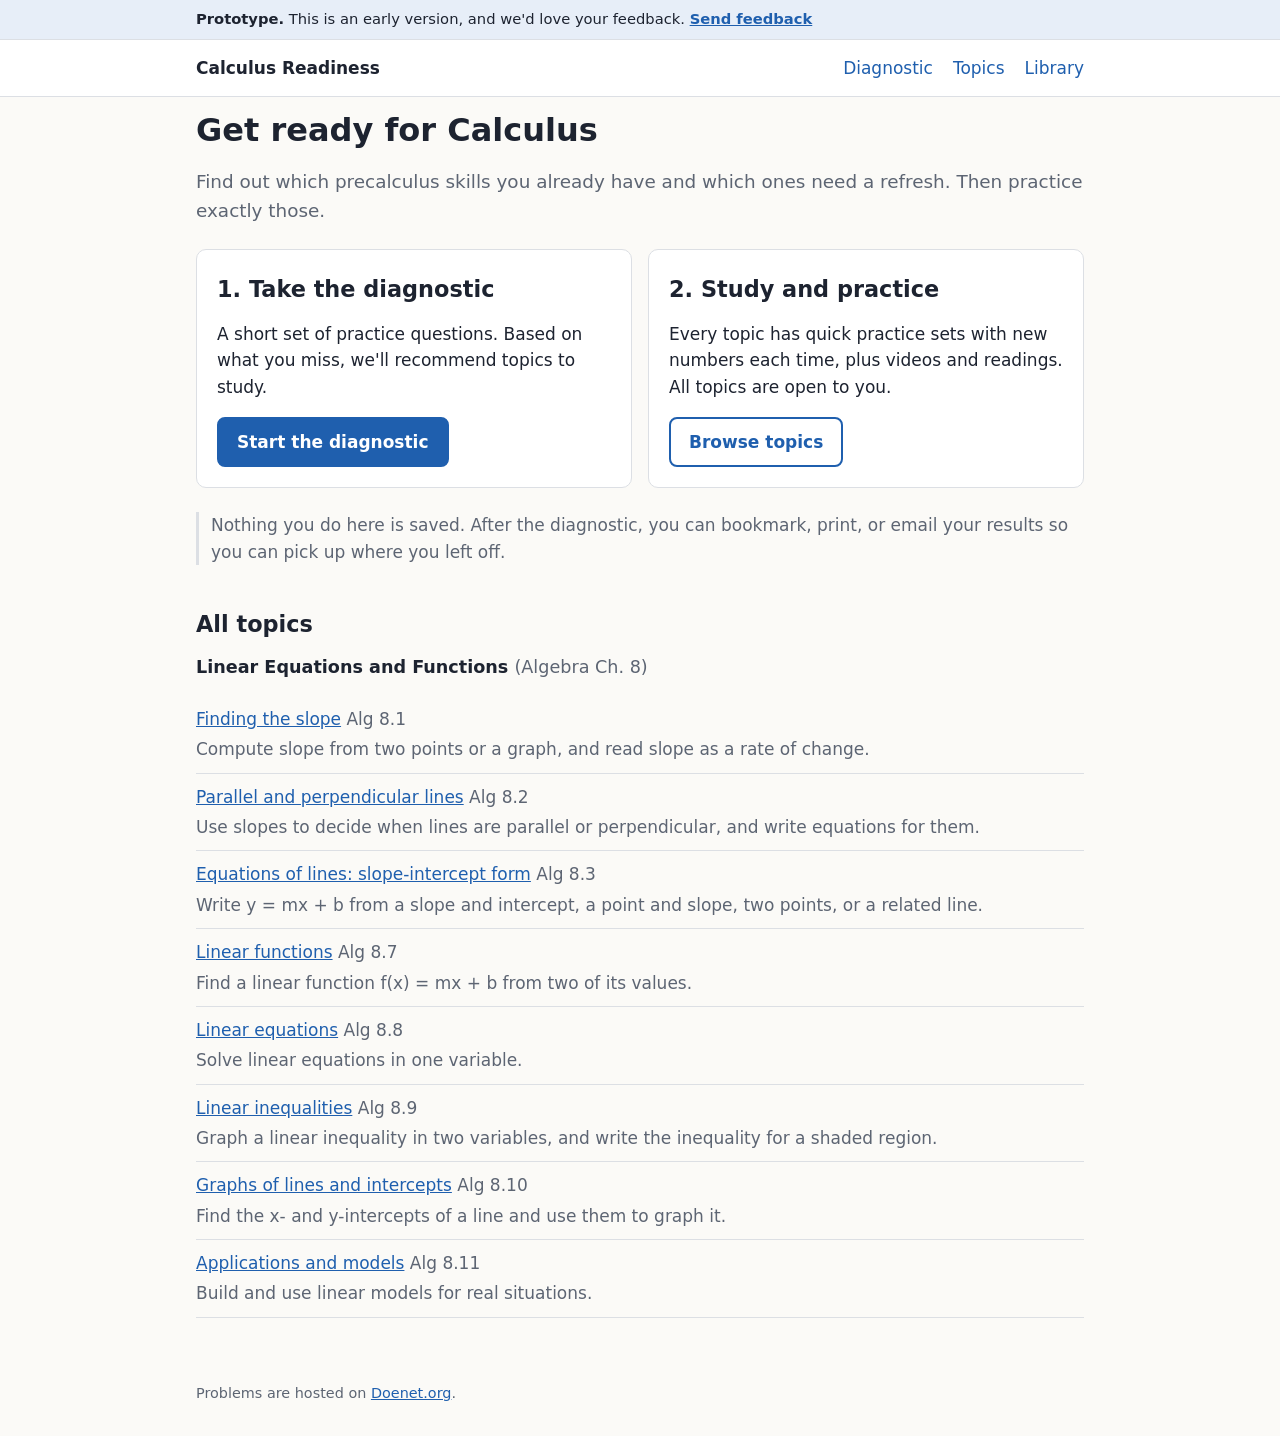
<file: index.html>
<!doctype html>
<html lang="en">
<head>
    <meta charset="utf-8" />
    <meta name="viewport" content="width=device-width, initial-scale=1" />
    <title>Calculus Readiness</title>
    <link rel="stylesheet" href="css/style.css" />
</head>
<body>
    <header class="site-header">
        <div class="container">
            <a class="brand" href="index.html">Calculus Readiness</a>
            <nav aria-label="Main">
                <a href="diagnostic.html">Diagnostic</a>
                <a href="index.html#topics">Topics</a>
                <a href="library.html">Library</a>
            </nav>
        </div>
    </header>

    <main class="container">
        <section class="hero">
            <h1>Get ready for Calculus</h1>
            <p class="lead">
                Find out which precalculus skills you already have and which
                ones need a refresh. Then practice exactly those.
            </p>
        </section>

        <section class="card-grid" aria-label="Get started">
            <div class="card">
                <h2>1. Take the diagnostic</h2>
                <p>
                    A short set of practice questions. Based on what you miss,
                    we'll recommend topics to study.
                </p>
                <a class="button" href="diagnostic.html">Start the diagnostic</a>
            </div>
            <div class="card">
                <h2>2. Study and practice</h2>
                <p>
                    Every topic has quick practice sets with new numbers each
                    time, plus videos and readings. All topics are open to you.
                </p>
                <a class="button secondary" href="#topics">Browse topics</a>
            </div>
        </section>

        <p class="note">
            Nothing you do here is saved. After the diagnostic, you can
            bookmark, print, or email your results so you can pick up where you
            left off.
        </p>

        <section id="topics" aria-labelledby="topics-heading">
            <h2 id="topics-heading">All topics</h2>
            <div id="topic-list"></div>
        </section>
    </main>

    <footer class="site-footer container">
        Problems are hosted on <a href="https://www.doenet.org">Doenet.org</a>.
    </footer>

    <script src="js/course-data.js"></script>
    <script src="js/common.js"></script>
    <script>
        const list = document.getElementById("topic-list");
        for (const unit of Course.units) {
            list.append(
                h("h3", {}, unit.title, " ", h("span", { class: "muted" }, `(${unit.source})`)),
                h(
                    "ul",
                    { class: "topic-list" },
                    unit.topics.map((topic) =>
                        h(
                            "li",
                            {},
                            h("a", { href: topicUrl(topic.id) }, topic.title),
                            h("span", { class: "muted" }, ` ${topic.section}`),
                            h("p", {}, topic.summary),
                        ),
                    ),
                ),
            );
        }
    </script>
</body>
</html>
</file>
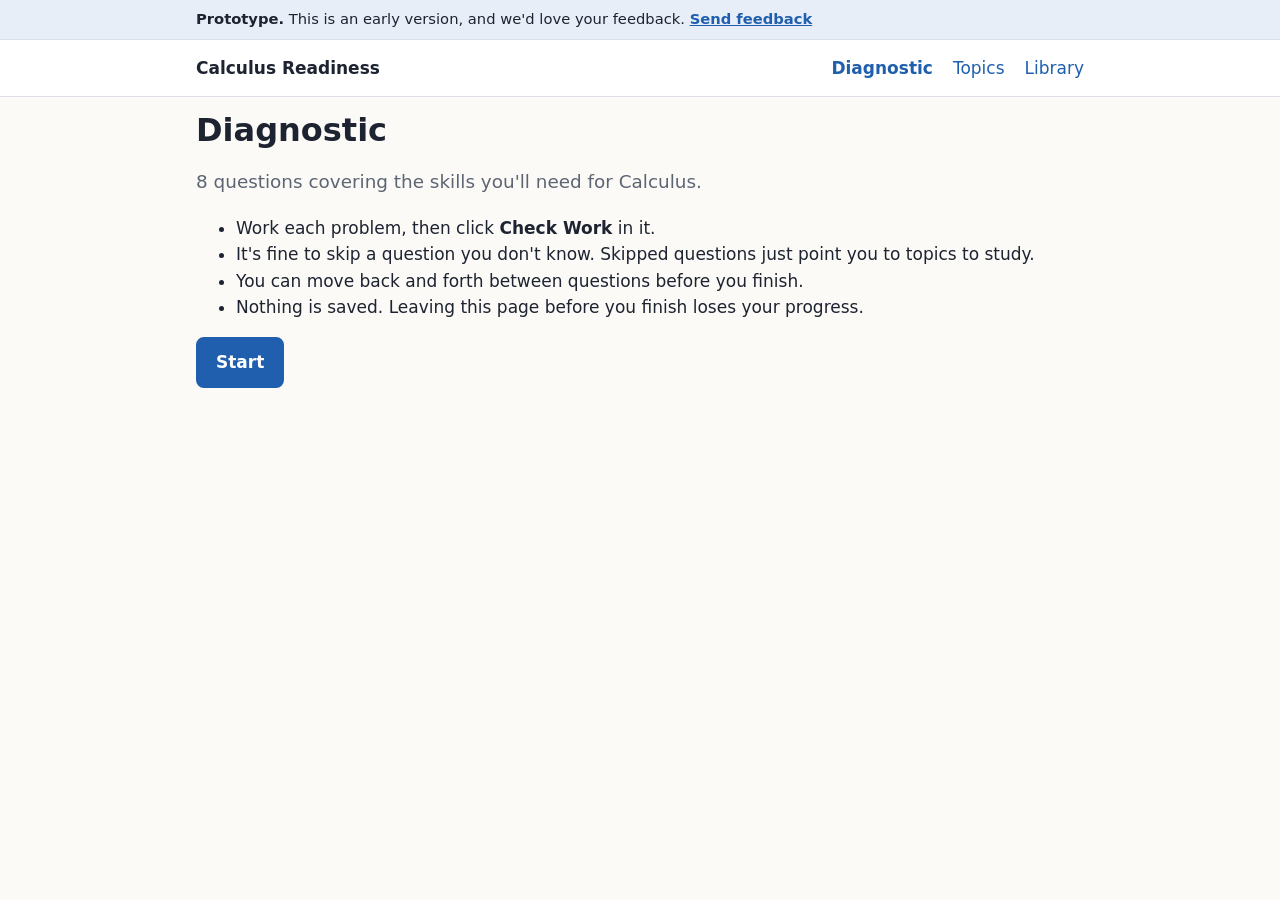
<file: diagnostic.html>
<!doctype html>
<html lang="en">
<head>
    <meta charset="utf-8" />
    <meta name="viewport" content="width=device-width, initial-scale=1" />
    <title>Diagnostic · Calculus Readiness</title>
    <link rel="stylesheet" href="css/style.css" />
</head>
<body>
    <header class="site-header">
        <div class="container">
            <a class="brand" href="index.html">Calculus Readiness</a>
            <nav aria-label="Main">
                <a href="diagnostic.html" aria-current="page">Diagnostic</a>
                <a href="index.html#topics">Topics</a>
                <a href="library.html">Library</a>
            </nav>
        </div>
    </header>

    <main class="container">
        <section id="intro">
            <h1>Diagnostic</h1>
            <p class="lead">
                <span id="question-count"></span> questions covering the skills
                you'll need for Calculus.
            </p>
            <ul>
                <li>Work each problem, then click <strong>Check Work</strong> in it.</li>
                <li>It's fine to skip a question you don't know. Skipped questions just point you to topics to study.</li>
                <li>You can move back and forth between questions before you finish.</li>
                <li>Nothing is saved. Leaving this page before you finish loses your progress.</li>
            </ul>
            <button id="start" class="button">Start</button>
        </section>

        <section id="runner" hidden>
            <div class="runner-head">
                <h1 id="question-heading" tabindex="-1"></h1>
                <ol id="dots" class="dots" aria-label="Questions"></ol>
            </div>

            <div id="stage"></div>

            <div id="status" class="status" aria-live="polite"></div>

            <div class="runner-nav">
                <button id="prev" class="button secondary">← Previous</button>
                <button id="next" class="button">Next →</button>
                <button id="finish" class="button">Finish and see results</button>
            </div>
        </section>
    </main>

    <script src="js/course-data.js"></script>
    <script src="js/common.js"></script>
    <script src="js/diagnostic.js"></script>
</body>
</html>
</file>
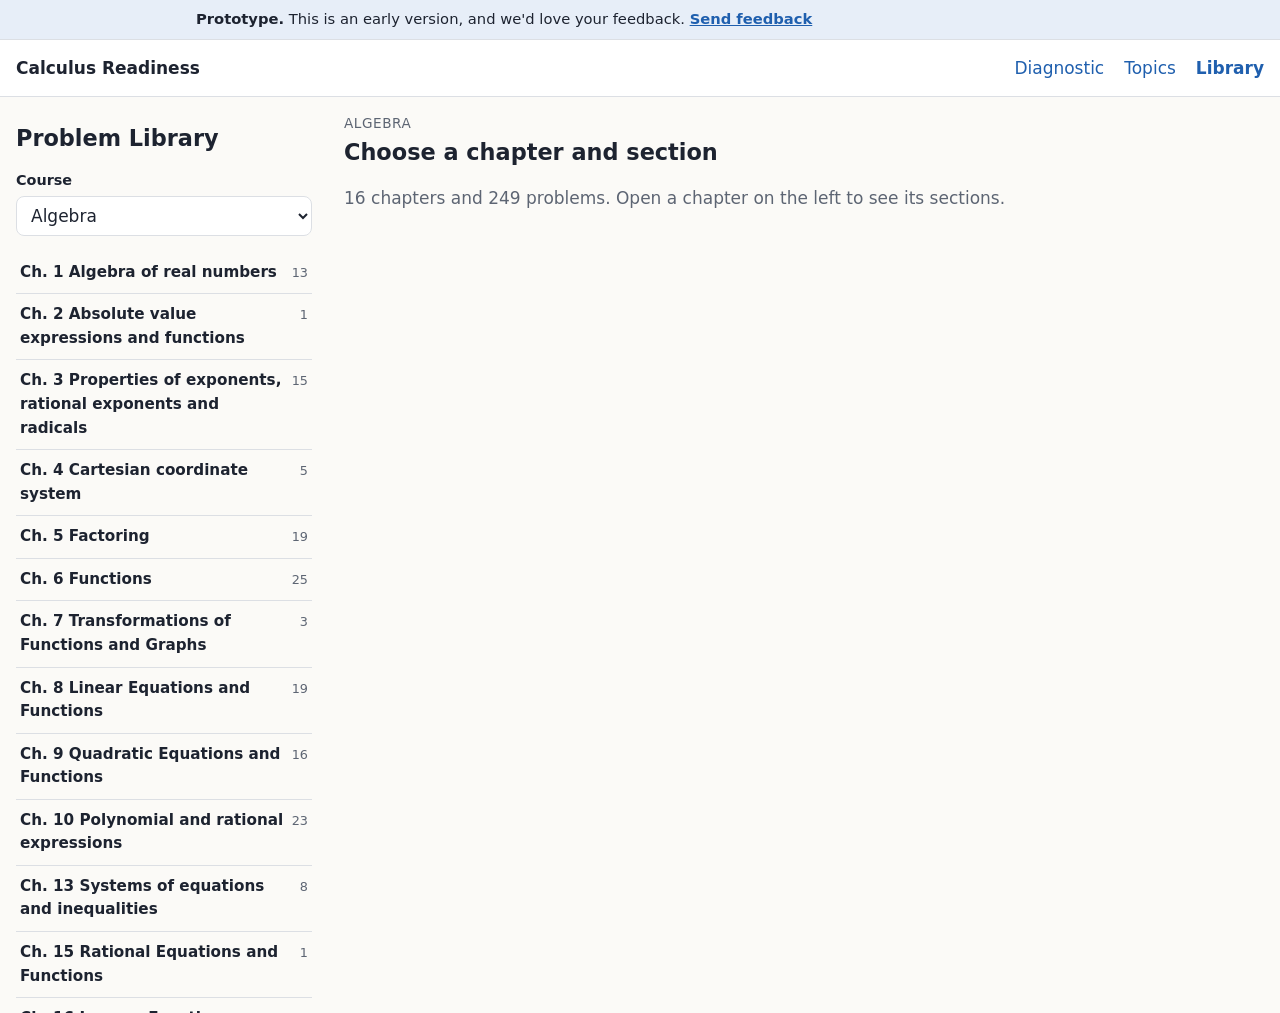
<file: library.html>
<!doctype html>
<html lang="en">
<head>
    <meta charset="utf-8" />
    <meta name="viewport" content="width=device-width, initial-scale=1" />
    <title>Problem Library · Calculus Readiness</title>
    <link rel="stylesheet" href="css/style.css" />
</head>
<body>
    <header class="site-header">
        <div class="container wide">
            <a class="brand" href="index.html">Calculus Readiness</a>
            <nav aria-label="Main">
                <a href="diagnostic.html">Diagnostic</a>
                <a href="index.html#topics">Topics</a>
                <a href="library.html" aria-current="page">Library</a>
            </nav>
        </div>
    </header>

    <main class="container wide library">
        <aside class="lib-sidebar" aria-label="Library contents">
            <h1 class="lib-title">Problem Library</h1>
            <label for="course">Course</label>
            <select id="course"></select>
            <nav id="tree" aria-label="Chapters and sections"></nav>
        </aside>

        <section id="section-view" class="lib-section" aria-live="polite"></section>

        <aside id="preview" class="lib-preview" hidden aria-labelledby="preview-title">
            <div class="preview-head">
                <button id="preview-close" class="button small secondary" aria-label="Close preview">✕ Close</button>
                <p id="preview-path" class="eyebrow"></p>
                <h2 id="preview-title" tabindex="-1"></h2>
                <div class="actions">
                    <button id="preview-prev" class="button small secondary">← Previous</button>
                    <button id="preview-next" class="button small secondary">Next →</button>
                    <button id="preview-refresh" class="button small secondary" title="Load this problem again with new numbers">↻ New variant</button>
                    <a id="preview-doenet" class="button small secondary" target="_blank" rel="noopener">Open on Doenet ↗</a>
                    <button id="preview-copy" class="button small secondary">Copy embed code</button>
                    <span id="preview-copy-status" class="muted" aria-live="polite"></span>
                </div>
            </div>
            <div id="preview-body"></div>
        </aside>
    </main>

    <script src="js/course-data.js"></script>
    <script src="js/library-data.js"></script>
    <script src="js/common.js"></script>
    <script src="js/library.js"></script>
</body>
</html>
</file>
<file: css/style.css>
:root {
    --bg: #fbfaf7;
    --surface: #ffffff;
    --text: #1d2330;
    --muted: #5d6573;
    --border: #dcdfe4;
    --accent: #1f5fae;
    --accent-text: #ffffff;
    --accent-soft: #e7eef8;
    --focus: #f0a400;
    --radius: 10px;
    color-scheme: light;
}

@media (prefers-color-scheme: dark) {
    :root {
        --bg: #14171c;
        --surface: #1d2128;
        --text: #e7e9ee;
        --muted: #a1a8b5;
        --border: #343a45;
        --accent: #7fb0ef;
        --accent-text: #0e1726;
        --accent-soft: #223249;
        color-scheme: dark;
    }
}

* {
    box-sizing: border-box;
}

body {
    margin: 0;
    background: var(--bg);
    color: var(--text);
    font: 17px/1.55 system-ui, -apple-system, "Segoe UI", Roboto, sans-serif;
}

a {
    color: var(--accent);
}

:focus-visible {
    outline: 3px solid var(--focus);
    outline-offset: 2px;
}

h1, h2, h3 {
    line-height: 1.25;
}

h1 {
    font-size: 2rem;
    margin: 0.4em 0 0.3em;
}

h2 {
    font-size: 1.4rem;
    margin-top: 2em;
}

h3 {
    font-size: 1.1rem;
}

.container {
    max-width: 920px;
    margin: 0 auto;
    padding: 0 16px;
}

.muted {
    color: var(--muted);
    font-weight: normal;
}

.lead {
    font-size: 1.15rem;
    color: var(--muted);
}

.eyebrow {
    margin: 0;
    color: var(--muted);
    font-size: 0.85rem;
    text-transform: uppercase;
    letter-spacing: 0.04em;
}

.note {
    color: var(--muted);
    border-left: 3px solid var(--border);
    padding-left: 12px;
}

/* Prototype banner */

.prototype-banner {
    background: var(--accent-soft);
    border-bottom: 1px solid var(--border);
    font-size: 0.92rem;
    padding: 8px 0;
}

.prototype-banner a {
    font-weight: 600;
}

/* Header / footer */

.site-header {
    background: var(--surface);
    border-bottom: 1px solid var(--border);
}

.site-header .container {
    display: flex;
    align-items: center;
    justify-content: space-between;
    gap: 16px;
    min-height: 56px;
    flex-wrap: wrap;
}

.brand {
    font-weight: 700;
    color: var(--text);
    text-decoration: none;
}

.site-header nav {
    display: flex;
    gap: 20px;
}

.site-header nav a {
    text-decoration: none;
}

.site-header nav a[aria-current="page"] {
    font-weight: 700;
}

.site-footer {
    margin-top: 64px;
    padding-bottom: 32px;
    color: var(--muted);
    font-size: 0.9rem;
}

/* Buttons */

.button {
    display: inline-block;
    padding: 10px 18px;
    border: 2px solid var(--accent);
    border-radius: 8px;
    background: var(--accent);
    color: var(--accent-text);
    font: inherit;
    font-weight: 600;
    text-decoration: none;
    cursor: pointer;
}

.button.secondary {
    background: transparent;
    color: var(--accent);
}

.button.small {
    padding: 5px 12px;
    font-size: 0.9rem;
}

.button[aria-pressed="true"] {
    background: var(--accent);
    color: var(--accent-text);
}

.button:disabled {
    opacity: 0.4;
    cursor: default;
}

.button[hidden] {
    display: none;
}

.actions {
    display: flex;
    flex-wrap: wrap;
    align-items: center;
    gap: 10px;
}

/* Cards and lists */

.card-grid {
    display: grid;
    grid-template-columns: repeat(auto-fit, minmax(260px, 1fr));
    gap: 16px;
    margin: 24px 0;
}

.card {
    background: var(--surface);
    border: 1px solid var(--border);
    border-radius: var(--radius);
    padding: 20px;
}

.card h2,
.card h3 {
    margin-top: 0.2em;
}

.card-list {
    list-style: none;
    padding: 0;
    display: grid;
    gap: 14px;
}

.topic-list {
    list-style: none;
    padding: 0;
}

.topic-list li {
    padding: 10px 0;
    border-bottom: 1px solid var(--border);
}

.topic-list li p {
    margin: 4px 0 0;
    color: var(--muted);
}

.topic-list.compact li {
    padding: 6px 0;
}

/* Doenet embeds */

.embed {
    width: 100%;
    min-height: 300px;
    border: 1px solid var(--border);
    border-radius: var(--radius);
    background: var(--surface);
    overflow: hidden;
}

.embed iframe {
    width: 100%;
    height: 100%;
    border: 0;
    display: block;
}

/* Diagnostic */

.runner-head {
    display: flex;
    flex-wrap: wrap;
    align-items: center;
    justify-content: space-between;
    gap: 12px;
    margin-bottom: 12px;
}

.dots {
    list-style: none;
    display: flex;
    flex-wrap: wrap;
    gap: 6px;
    padding: 0;
    margin: 0;
}

.dot {
    width: 34px;
    height: 34px;
    border-radius: 50%;
    border: 2px solid var(--border);
    background: var(--surface);
    color: var(--text);
    font: inherit;
    font-size: 0.85rem;
    cursor: pointer;
}

.dot.answered {
    background: var(--accent-soft);
    border-color: var(--accent);
}

.dot[aria-current="step"] {
    border-color: var(--accent);
    background: var(--accent);
    color: var(--accent-text);
}

.status {
    margin: 12px 0;
    padding: 12px 16px;
    background: var(--surface);
    border: 1px solid var(--border);
    border-radius: var(--radius);
}

.status p {
    margin: 4px 0;
}

.runner-nav {
    display: flex;
    flex-wrap: wrap;
    gap: 10px;
    justify-content: space-between;
}

/* Results */

.save-box {
    background: var(--accent-soft);
    border-radius: var(--radius);
    padding: 4px 20px 16px;
}

.save-box h2 {
    margin-top: 0.8em;
}

.results-link {
    font-size: 0.85rem;
    word-break: break-all;
}

/* Topic page */

.breadcrumbs {
    margin: 20px 0 0;
}

.practice-list {
    padding: 0;
    list-style: none;
}

.practice-list li {
    margin: 24px 0;
}

.video-grid {
    display: grid;
    grid-template-columns: repeat(auto-fit, minmax(280px, 1fr));
    gap: 16px;
}

.video {
    aspect-ratio: 16 / 9;
}

.video iframe {
    width: 100%;
    height: 100%;
    border: 0;
    border-radius: var(--radius);
}

figure {
    margin: 0;
}

figcaption {
    color: var(--muted);
    font-size: 0.9rem;
    margin-top: 4px;
}

.placeholder {
    color: var(--muted);
    border: 1px dashed var(--border);
    border-radius: var(--radius);
    padding: 20px;
    text-align: center;
}

.pager {
    display: flex;
    justify-content: space-between;
    gap: 16px;
    margin-top: 48px;
    padding-top: 16px;
    border-top: 1px solid var(--border);
}

/* Print: results page is the main thing students print */

@media print {
    :root {
        --bg: #fff;
        --surface: #fff;
        --text: #000;
        --muted: #333;
        --accent: #000;
        --accent-soft: #fff;
    }

    .site-header nav,
    .no-print,
    .card .button {
        display: none !important;
    }

    .card {
        break-inside: avoid;
    }

    .save-box {
        border: 1px solid #999;
    }
}

/* Problem library */

.container.wide {
    max-width: 1440px;
}

.library {
    display: grid;
    grid-template-columns: 300px minmax(0, 1fr);
    gap: 28px;
    align-items: start;
    padding-top: 16px;
}

.lib-sidebar {
    position: sticky;
    top: 0;
    max-height: 100vh;
    overflow-y: auto;
    padding: 4px 4px 24px 0;
}

.lib-title {
    font-size: 1.4rem;
    margin: 0.3em 0 0.8em;
}

.lib-sidebar label {
    display: block;
    font-weight: 600;
    font-size: 0.9rem;
    margin-bottom: 4px;
}

.lib-sidebar select {
    width: 100%;
    font: inherit;
    padding: 8px 10px;
    border: 1px solid var(--border);
    border-radius: 8px;
    background: var(--surface);
    color: var(--text);
    margin-bottom: 16px;
}

.chapter {
    border-bottom: 1px solid var(--border);
}

.chapter summary {
    display: flex;
    justify-content: space-between;
    align-items: baseline;
    gap: 8px;
    padding: 9px 4px;
    cursor: pointer;
    font-weight: 600;
    font-size: 0.95rem;
}

.chapter ul {
    list-style: none;
    margin: 0 0 8px;
    padding: 0;
}

.chapter li a {
    display: flex;
    justify-content: space-between;
    gap: 8px;
    padding: 6px 8px 6px 18px;
    border-radius: 6px;
    color: var(--text);
    text-decoration: none;
    font-size: 0.92rem;
}

.chapter li a:hover {
    background: var(--accent-soft);
}

.chapter li a[aria-current] {
    background: var(--accent);
    color: var(--accent-text);
}

.count {
    flex-shrink: 0;
    color: var(--muted);
    font-size: 0.8rem;
    font-weight: normal;
}

.chapter li a[aria-current] .count {
    color: inherit;
}

.lib-section h2 {
    margin-top: 0.2em;
}

.problem-list {
    list-style: none;
    padding: 0;
    display: grid;
    gap: 10px;
}

.problem-list a {
    display: grid;
    grid-template-columns: auto 1fr;
    column-gap: 12px;
    row-gap: 4px;
    padding: 14px 16px;
    background: var(--surface);
    border: 1px solid var(--border);
    border-radius: var(--radius);
    color: var(--text);
    text-decoration: none;
}

.problem-list a:hover {
    border-color: var(--accent);
}

.problem-list a[aria-current] {
    border-color: var(--accent);
    box-shadow: inset 4px 0 0 var(--accent);
}

.problem-number {
    font-weight: 700;
    color: var(--accent);
}

.problem-title {
    font-weight: 600;
}

.problem-about,
.problem-meta {
    grid-column: 2;
    color: var(--muted);
    font-size: 0.9rem;
    white-space: pre-line;
}

.problem-meta {
    font-size: 0.8rem;
}

.lib-preview {
    background: var(--bg);
}

.preview-head {
    padding-bottom: 12px;
}

.preview-head h2 {
    margin: 0.2em 0 0.5em;
    font-size: 1.25rem;
}

#preview-close {
    float: right;
}

.preview-about {
    color: var(--muted);
    font-size: 0.92rem;
    white-space: pre-line;
}

/* Wide screens: tree | list | preview side by side */
@media (min-width: 1100px) {
    body.preview-open .library {
        grid-template-columns: 280px minmax(280px, 0.8fr) minmax(460px, 1.3fr);
    }

    body.preview-open .problem-about {
        display: -webkit-box;
        -webkit-line-clamp: 2;
        -webkit-box-orient: vertical;
        overflow: hidden;
    }

    .lib-preview {
        position: sticky;
        top: 0;
        max-height: 100vh;
        overflow-y: auto;
        padding: 4px 4px 24px 20px;
        border-left: 1px solid var(--border);
    }
}

/* Narrower screens: preview opens as an overlay */
@media (max-width: 1099px) {
    .lib-preview {
        position: fixed;
        inset: 0;
        z-index: 50;
        overflow-y: auto;
        padding: 16px;
    }

    body.preview-open {
        overflow: hidden;
    }
}

@media (max-width: 799px) {
    .library {
        grid-template-columns: minmax(0, 1fr);
    }

    .lib-sidebar {
        position: static;
        max-height: none;
    }
}
</file>
